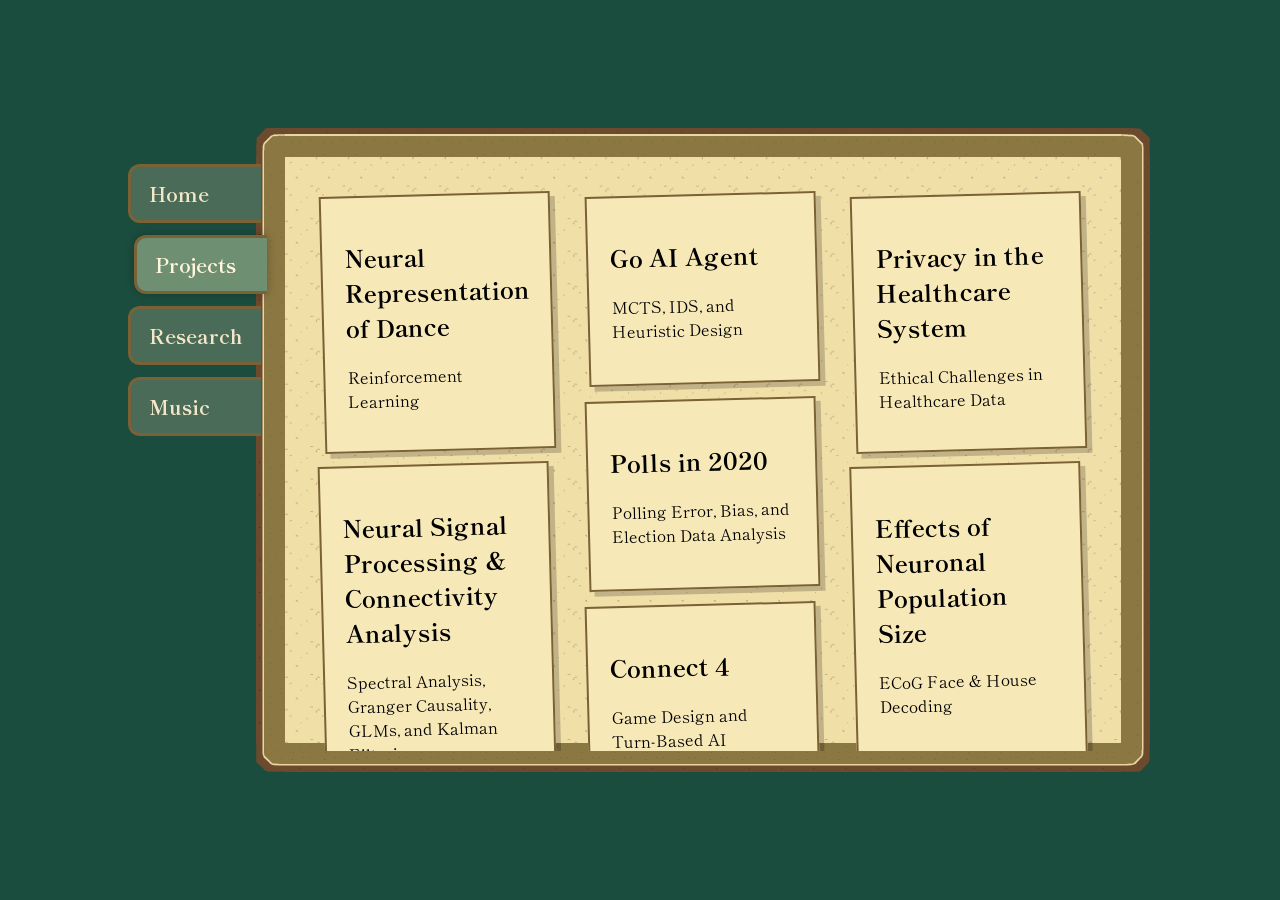
<file: projects.html>
<!DOCTYPE html>
<html>

<head>
    <meta charset="UTF-8">
    <meta name="viewport" content="width=device-width, initial-scale=1.0">
    <link rel="stylesheet" href="style.css">
    <title> Lyons' Personal Website </title>
    <link rel="preconnect" href="https://fonts.googleapis.com">
    <link rel="preconnect" href="https://fonts.gstatic.com" crossorigin>
    <link href="https://fonts.googleapis.com/css2?family=Shippori+Mincho:wght@400;500;600;700&display=swap" rel="stylesheet">
</head>

<body data-page="projects">
    <div class="page">
        <nav class="side-tabs">
            <a href="index.html" data-page="home">Home</a>
            <a href="projects.html" data-page="projects">Projects</a>
            <a href="research.html" data-page="research">Research</a>
            <a href="music.html" data-page="music">Music</a>
        </nav>
        <div class="board">
            <div class="page-sheet projects">
                <!-- Each project-card + project-dialog together makes up one project -->
                <div class="project-card" data-dialog="dance-dialog">
                    <h2> Neural Representation of Dance </h2>
                    <p> Reinforcement Learning </p>
                </div>

                <dialog class="project-dialog" id="dance-dialog">
                    <button class="close-button">X</button>

                    <h1 style="text-align: center"> Neural Representation of Dance </h1>
                    <h4 style="text-align: center"> Final Project for NEUR1660: Neural Computation in Learning and
                        Decision Making </h4>
                    <hr class="custom-divider">

                    <h4 style="margin-bottom: 15px;"> Abstract: </h4>
                    <p style="margin-top: 0px;">
                        This project explores how reinforcement learning can model aspects of human dance learning.
                        Using Q-learning, we trained an agent to learn a fixed choreography sequence through trial and
                        error, integrating rhythm, movement memory, and feedback.
                        We compared multiple reward structures and state representations to investigate how sequencing,
                        timing, and intermediate feedback influence the learning of complex dance patterns.
                    </p>

                    <h4 style="margin-bottom:15px">Key Results:</h4>
                    <ul style="margin-top:0px">
                        <li>Chunked/curriculum learning dramatically outperformed sparse reward learning for
                            choreography acquisition</li>
                        <li>Intermediate feedback was critical for learning long movement sequences effectively</li>
                        <li>Models with explicit sequence-position memory consistently outperformed rhythm-only state
                            representations</li>
                    </ul>
                    <p>
                        To summarize: these results suggest that both reward structure and state representation strongly
                        influence an agents' ability to learn sequential choreography. While reinforcement learning was
                        effective for reproducing fixed movement patterns,
                        the project also highlighted important limitations in modeling the creativity, flexibility, and
                        embodiment involved in real human dance learning.
                    </p>
                    <img src="assets/rewardstructures.png" alt="Comparison of Reward Structures" width="100%"
                        style="max-width:700px; height:auto; display:block; margin:auto;">
                    <p>
                        <strong>Figure 1: </strong>Comparison of reward structures during choreography learning.
                        The chunked/curriculum model steadily improved and eventually mastered the full 32-move
                        sequence, while sparse reward and random baseline models showed little learning.
                    </p>
                    <img src="assets/memorizationvschunked.jpg"
                        alt="Comparison of performance of Memorization vs Chunked Learning" width="100%"
                        style="max-width:700px; height:auto; display:block; margin:auto;">
                    <p>
                        <strong>Figure 2: </strong>Comparison of the two strongest learning approaches.
                        Both memorization and chunked/curriculum learning achieved full-sequence mastery, though
                        curriculum learning progressed more gradually through smaller movement sections.
                    </p>
                    <iframe src="assets/NEUR1660_final_presentation.pdf" width="100%" height="400px"
                        style="max-width:700px; display:block; margin:auto; margin-bottom: 20px;"
                        title="NEUR1660 Final Presentation">
                        Your browser does not support PDFs. Use the link below to download and view the report.
                    </iframe>
                    <div class="projside">
                        <iframe src="assets/NEUR1660_Paper.pdf" class="pdf-sizing-paper" title="NEUR1660 Final Paper">
                            Your browser does not support PDFs. Use the link below to download and view the report.
                        </iframe>
                        <div class="projlinks">
                            <h4 style="margin-bottom: 5px">Links: </h4>
                            <a href="assets/NEUR1660_Paper.pdf" target="_blank">Read Full Paper</a>
                            <a href="assets/NEUR1660_final_presentation.pdf" target="_blank">Read Group Presentation</a>
                            <h4 style="margin-bottom: 5px">Methods & Tools: </h4>
                            <ul style="margin-top: 0px">
                                <li>MATLAB </li>
                                <li>Q-learning</li>
                                <li>Reinforcement Learning</li>
                                <li>Data Visualization</li>
                                <li>Sequential Decision Modeling</li>
                            </ul>
                        </div>
                    </div>
                </dialog>

                <!-- start of next project-card + project-dialog -->
                <div class="project-card" data-dialog="go-agent-dialog">
                    <h2> Go AI Agent </h2>
                    <p> MCTS, IDS, and Heuristic Design </p>
                </div>

                <dialog class="project-dialog" id="go-agent-dialog">
                    <button class="close-button">X</button>

                    <h1 style="text-align: center;"> Go AI Agent </h1>
                    <h4 style="text-align: center"> Final Project for CSCI0410: Foundations of AI & Machine Learning
                    </h4>
                    <hr class="custom-divider">
                    <h4 style="margin-bottom: 15px;"> Abstract: </h4>
                    <p style="margin-top: 0px;">
                        This project explored artificial intelligence strategies for playing 5x5 Go under strict time
                        constraints. I implemented and compared multiple search-based agents, including Minimax,
                        Alpha-Beta Pruning, Iterative Deepening Search (IDS), and Monte Carlo Tree Search (MCTS), before
                        developing a hybrid agent that combined adversarial search with probabilistic exploration. The
                        project investigated how different search strategies balance computational efficiency, board
                        evaluation quality, and decision-making under limited time budgets.
                    </p>

                    <h4 style="margin-bottom: 15px;">Hybrid Agent Design</h4>
                    <p style="margin-top: 0px;">
                        The final agent used a hybrid strategy that adapted to different stages of the game. During the
                        opening, the agent prioritized center control to establish strong early influence while avoiding
                        unnecessary search during the highest-branching portion of the game. This opening strategy was
                        inspired by
                        5x5 Go analysis from <a href="https://senseis.xmp.net/?5x5Board">Sensei's Library</a>.
                    </p>
                    <p>
                        In the early and middle game, the agent relied on <a
                            href="https://en.wikipedia.org/wiki/Monte_Carlo_tree_search">Monte Carlo Tree Search
                            (MCTS)</a>, which explored
                        possible outcomes through probabilistic simulations rather than depending entirely on heuristic
                        evaluation. In the late game, when fewer legal actions remained (< 10), the agent switched to <a
                            href="https://en.wikipedia.org/wiki/Iterative_deepening_depth-first_search">Iterative
                            Deepening Search (IDS)</a>, allowing deeper tactical evaluation of more developed
                            board states. </p>
                    <p>
                        This hybrid design combined the strengths of both approaches: broad exploration during
                        complex early-game positions and more precise more precise heuristic-guided evaluation during
                        the late game.
                    </p>
                    <h4 style="margin-bottom: 15px;">Heuristic Design</h4>
                    <p style="margin-top: 0px;">
                        The heuristic evaluation function estimated board strength using both stone count and
                        controlled territory. Existing stones on the board were weighted heavily because they
                        represented secured points and stable board presence.
                    </p>
                    <p>
                        To evaluate territory, the agent searched for connected empty regions using a <a
                            href="https://en.wikipedia.org/wiki/Flood_fill">flood-fill
                            algorithm</a>. The algorithm iterated across the board and expanded through neighboring
                        empty intersections to identify contiguous empty regions. During the search, the agent
                        tracked which player's stones bordered each region. If a region was completely
                        surrounded by only one player, the region was counted as controlled territory and added
                        to that player's score. This territory evaluation strategy was inspired by traditional
                        Go scoring principles described by the <a
                            href="https://www.pandanet.co.jp/English/learning_go/learning_go_4">Pandanet Go Guide</a>
                        .
                    </p>
                    <p>
                        The final heuristic combined weighted stone count and territorial control into a single
                        evaluation score representing overall board strength. Positive scores favored black,
                        while negative scores favored white. Territorial regions were weighted less heavily than
                        placed stones because territory can still be invaded or reduced later in the game.
                    </p>
                    <h4 style="margin-bottom: 15px;"> Results: </h4>
                    <p style="margin-top: 0px;">
                        The hybrid agent performed competitively under tournament evaluation by combining probabilistic
                        exploration during the early game with deeper heuristic-guided evaluation in the late game.
                        Iterative Deepening Search consistently outperformed standard Monte Carlo Tree Search in many
                        local tests, largely because heuristic evaluation was more computationally efficient than
                        repeated Monte Carlo rollouts under strict time constraints.
                    </p>
                    <p>
                        Interestingly, the Greedy agent also performed competitively against several stronger
                        search-based agents. On a small 5x5 board, immediate positional advantages and local captures
                        can already provide strong short-term evaluations, allowing simpler heuristic-based decision
                        making to remain surprisingly effective despite limited lookahead.
                    </p>
                    <p>
                        Although the hybrid model sometimes underperformed locally due to rollout speed limitations, it
                        achieved the strongest overall performance on the Gradescope autograder evaluation. This
                        suggests that the hybrid approach was able to balance exploration and tactical evaluation
                        effectively under the official testing environment and time controls.
                    </p>
                    <p>
                        One major limitation of the project was runtime performance. Because the implementation used a
                        <a href="https://github.com/pygame/pygame">PyGame/PyGo-based environment</a>, Monte Carlo
                        rollouts were relatively slow, causing MCTS to
                        occasionally exceed time limits and forfeit games. As a result, some tournament outcomes likely
                        reflected both strategic strength and computational efficiency rather than pure gameplay
                        quality.
                    </p>
                    <img src="assets/agentwr-heatmap.png" alt="Agent win-rate heatmap" width="100%"
                        style="max-width:700px; height:auto; display:block; margin:auto;">
                    <p>
                        <strong>Figure 1: </strong> Tournament win-rate heatmap comparing implemented agents across
                        local matchups. In this small local sample, the Greedy agent performed surprisingly well, likely
                        because immediate positional advantages are especially valuable on a 5x5 board. MCTS performed
                        poorly across matchups, likely due to slow rollout computation and time-limit issues.
                    </p>
                    <p>
                        Experiments with different MCTS exploration constants also demonstrated how
                        exploration-exploitation tradeoffs influenced search behavior and move selection. Lower
                        exploration constants caused the search to focus heavily on a smaller number of promising
                        actions, while higher values distributed simulations more broadly across the board.
                    </p>
                    <img src="assets/mcts-cvisit.png" alt="MCTS-CVisit graph" width="100%"
                        style="max-width:700px; height:auto; display:block; margin:auto;">
                    <p>
                        <strong>Figure 2: </strong> Distribution of MCTS visits across actions for different exploration
                        constants. Lower values of c encouraged exploitation, while larger values increased exploration
                        across available actions.
                    </p>
                    <h4 style="margin-bottom: 15px;"> Future Work: </h4>
                    <p style="margin-bottom: 0px;">
                        One possible extension would terminate flood-fill searches early when mixed-color borders
                        are detected, avoiding unnecessary exploration of regions that cannot contribute to
                        territory scoring.
                    </p>
                    <h4 style="margin-bottom: 5px">Links: </h4>
                    <a href="https://github.com/brown-cs410/final-project-lyons-wang-1" target="_blank"> Github
                        Repository</a>
                    <h4 style="margin-bottom: 5px">Methods & Tools: </h4>
                    <ul style="margin-top: 0px">
                        <li>Python </li>
                        <li>Minimax Search</li>
                        <li>Alpha-Beta Pruning</li>
                        <li>Iterative Deepening Search (IDS)</li>
                        <li>Monte Carlo Tree Search (MCTS)</li>
                        <li>Heuristic Evaluation Functions</li>
                        <li>Flood-Fill Territory Detection</li>
                        <li>Data Visualization</li>
                        <li>PyGame</li>
                    </ul>
                </dialog>

                <div class="project-card" data-dialog="privacy-dialog">
                    <h2>Privacy in the Healthcare System </h2>
                    <p>Ethical Challenges in Healthcare Data</p>
                </div>

                <dialog class="project-dialog" id="privacy-dialog">
                    <button class="close-button">X</button>

                    <h1 style="text-align: center;"> Privacy in the Healthcare System </h1>
                    <h4 style="text-align: center"> Final Project for CSCI1805: Computers, Freedom, and Privacy
                    </h4>
                    <hr class="custom-divider">
                    <h4 style="margin-bottom: 15px;"> Abstract: </h4>
                    <p style="margin-top: 0px">
                        This project examined how modern digital health technologies have outpaced traditional
                        healthcare privacy regulations such as HIPAA. Through analysis of legal frameworks,
                        cybersecurity risks, and ethical implications, the project explored how wearable devices,
                        telehealth platforms, and third-party health applications create new challenges for patient
                        privacy in the digital age.
                    </p>
                    <h4 style="margin-bottom: 15px;">Core Challenges</h4>
                    <ul style="margin-top: 0px;">
                        <li>HIPAA does not regulate many modern digital health platforms</li>
                        <li>Healthcare data breaches have sharply increased in the digital era</li>
                        <li>Third-party apps and wearables collect sensitive patient data with limited oversight</li>
                        <li>Fragmented state and federal laws create regulatory complexity</li>
                    </ul>
                    <h4 style="margin-bottom: 15px;">Ethical Concerns</h4>
                    <ul style="margin-top: 0px;">
                        <li>Risk of re-identification from “anonymous” datasets</li>
                        <li>Commercial exploitation of patient data</li>
                        <li>Threats to patient autonomy and confidentiality</li>
                        <li>Disproportionate harm to vulnerable populations</li>
                    </ul>
                    <h4 style="margin-bottom: 15px;">Policy Recommendations</h4>
                    <ul style="margin-top: 0px;">
                        <li>Expand FTC oversight of digital health technologies</li>
                        <li>Establish national privacy and cybersecurity standards</li>
                        <li>Limit third-party data sharing and commercialization</li>
                        <li>Create certification and accountability frameworks</li>
                    </ul>

                    <iframe src="assets/CSCI1805_poster.pdf" width="100%" height="400px"
                        style="max-width:700px; display:block; margin:auto; margin-bottom: 20px;"
                        title="CSCI1805 Final Presentation">
                        Your browser does not support PDFs. Use the link below to download and view the report.
                    </iframe>
                    <div class="projside">
                        <iframe src="assets/CSCI1805_research_outline.pdf" class="pdf-sizing-paper"
                            title="CSCI1805 Research Outline">
                            Your browser does not support PDFs. Use the link below to download and view the report.
                        </iframe>
                        <div class="projlinks">
                            <h4 style="margin-bottom: 5px">Links: </h4>
                            <a href="assets/CSCI1805_research_outline.pdf" target="_blank">Read Full Research
                                Outline</a>
                            <a href="assets/CSCI1805_poster.pdf" target="_blank">Read Group Poster</a>
                            <h4 style="margin-bottom: 5px">Methods & Tools: </h4>
                            <ul style="margin-top: 0px">
                                <li>Healthcare Privacy Law (HIPAA)</li>
                                <li>Policy and Regulatory Analysis</li>
                                <li>Literature Review</li>
                            </ul>
                        </div>
                    </div>
                </dialog>

                <div class="project-card" data-dialog="neur2110-dialog">
                    <h2> Neural Signal Processing & Connectivity Analysis </h2>
                    <p> Spectral Analysis, Granger Causality, GLMs, and Kalman Filtering </p>
                </div>

                <dialog class="project-dialog" id="neur2110-dialog">
                    <button class="close-button">X</button>

                    <h1 style="text-align: center">Neural Signal Processing & Connectivity Analysis </h1>
                    <h4 style="text-align: center">Final Exam for NEUR2110: Statistical Neuroscience</h4>
                    <hr class="custom-divider">
                    <h4 style="margin-bottom: 15px;"> Abstract: </h4>
                    <p style="margin-top: 0px">
                        This project explored a range of computational neuroscience methods for analyzing neural
                        signals, connectivity, and dynamical systems. Using stochastic process analysis, spectral
                        estimation, Granger causality, generalized linear models (GLMs), and Kalman filtering, the
                        project investigated how statistical and dynamical modeling techniques can be used to
                        characterize neural activity across both continuous and spike-train data.
                    </p>
                    <p>
                        Analyses included spectral coherence estimation, effective connectivity inference, point-process
                        modeling of neuronal spiking, and latent state estimation in Gaussian linear dynamical systems.
                        Together, these methods demonstrate how modern computational approaches can uncover structure,
                        information flow, and temporal dynamics in complex neural systems.
                    </p>
                    <h4 style="margin-bottom: 15px;"> Spectral & Connectivity Analysis: </h4>
                    <p style="margin-top: 0px">
                        I explored how spectral and connectivity-based methods can be used to characterize interactions
                        within multichannel neural systems. Multivariate autoregressive (VAR) modeling and multitaper
                        spectral estimation were used to analyze oscillatory structure, spectral power, coherence, and
                        directed information flow across neural channels.
                    </p>
                    <p>
                        VAR-based spectral estimates revealed prominent oscillatory peaks near 30 Hz across several
                        channels, while other channels exhibited slower low-frequency dynamics and broader spectral
                        structure. These results demonstrated how different neural populations can exhibit distinct
                        frequency-domain behavior despite belonging to the same overall network.
                    </p>
                    <img src="assets/VAR_power_spectra.png" alt="VAR power spectra" width="100%"
                        style="max-width:700px; height:auto; display:block; margin:auto;">
                    <p>
                        <strong>Figure 1: </strong>VAR-based spectral power estimates across neural channels revealed
                        distinct oscillatory and low-frequency activity patterns throughout the network.
                    </p>
                    <p>
                        Conditional Granger causality analysis further identified directed interactions between
                        channels, producing a sparser and more selective connectivity structure than pairwise coherence
                        alone. Strongest interactions were concentrated primarily within lower-frequency dynamics,
                        suggesting that slower oscillatory activity contributed substantially to directed information
                        flow across the network.
                    </p>
                    <img src="assets/granger_causality.png" alt="Grangery Causality Analysis" width="100%"
                        style="max-width:700px; height:auto; display:block; margin:auto;">
                    <p>
                        <strong>Figure 2: </strong>Conditional Granger causality analysis revealed directed information
                        flow within the inferred neural network, highlighting selective causal interactions between
                        subsets of channels.
                    </p>
                    <h4 style="margin-bottom: 15px;"> Spike Train Modeling: </h4>
                    <p style="margin-top: 0px">
                        Point-process generalized linear models (GLMs) were used to characterize temporal interactions
                        between neurons using spike train data. Auto-history and cross-history filters were constructed
                        using raised-cosine basis functions, allowing neuronal firing probability to be modeled as a
                        function of both intrinsic spiking history and activity from other neurons.
                    </p>
                    <p>
                        Bootstrap confidence intervals were then used to evaluate the statistical significance of
                        inferred temporal coupling. The resulting cross-history filter demonstrated a significant
                        excitatory effect from one neuron onto another at short positive time lags, consistent with
                        directed statistical coupling within the modeled system.
                    </p>
                    <img src="assets/Cross-history_temp_filter.png"
                        alt="Cross-History Temporal Filter with Bootstrap Confidence Intervals" width="100%"
                        style="max-width:700px; height:auto; display:block; margin:auto;">
                    <p>
                        <strong>Figure 3: </strong>Estimated cross-history temporal filter with bootstrap confidence
                        intervals, demonstrating statistically significant directed coupling between neurons at short
                        positive time lags.
                    </p>
                    <h4 style="margin-bottom: 15px;"> State-Space Modeling & Kalman Filtering: </h4>
                    <p style="margin-top: 0px">
                        Gaussian linear dynamical systems and Kalman filtering were used to estimate latent neural
                        states from noisy observations. Model parameters were first estimated from training data before
                        recursive Bayesian filtering was applied to infer hidden system dynamics over time.
                    </p>
                    <p>
                        The inferred posterior trajectories closely tracked the true latent states, demonstrating how
                        Kalman filtering can effectively recover underlying neural dynamics from noisy measurements.
                    </p>
                    <img src="assets/Kalman_truevspostereriormeans.png" alt="Kalman Filtering" width="100%"
                        style="max-width:700px; height:auto; display:block; margin:auto;">
                    <p>
                        <strong>Figure 4:</strong> True latent states and Kalman-filtered posterior estimates over time,
                        demonstrating accurate reconstruction of hidden system dynamics from noisy observations.
                    </p>
                    <h4 style="margin-bottom: 5px">Links: </h4>
                    <a href="assets/Computational_Neuroscience_Analysis_Exercises.pdf" target="_blank">Computational
                        Neuroscience Analysis Exercises</a>
                    <h4 style="margin-bottom: 5px">Methods & Tools: </h4>
                    <ul style="margin-top: 0px">
                        <li>Python</li>
                        <li>Multitaper Spectral Analysis</li>
                        <li>VAR Modeling</li>
                        <li>Spectral Coherence</li>
                        <li>Granger Causality</li>
                        <li>Point-Process GLMs</li>
                        <li>Bootstrap Estimation</li>
                        <li>State-Space Modeling</li>
                        <li>Kalman Filtering</li>
                        <li>Neural Time-Series Analysis</li>
                        <li>Stochastic Processes</li>
                    </ul>
                </dialog>

                <div class="project-card" data-dialog="polls-dialog">
                    <h2> Polls in 2020 </h2>
                    <p> Polling Error, Bias, and Election Data Analysis </p>
                </div>

                <dialog class="project-dialog" id="polls-dialog">
                    <button class="close-button">X</button>

                    <h1 style="text-align: center;"> Polls in 2020 </h1>
                    <h4 style="text-align: center">Individual Data Project</h4>
                    <hr class="custom-divider">
                    <h4 style="margin-bottom: 15px;"> Abstract: </h4>
                    <p style="margin-top: 0px">
                        Polling error is often treated as random noise, but this project asks whether 2020 polling
                        misses followed structured patterns related to timing, partisanship, pollster quality, and
                        election-wide dynamics.
                    </p>
                    <h4 style="margin-bottom: 15px;">Key Findings:</h4>
                    <ul style="margin-top: 0px">
                        <li>Polling error was widely dispersed and not tightly centered around zero, suggesting
                            structured variation rather than simple random noise.</li>

                        <li>Polling error evolved systematically as Election Day approached, with late-campaign polls
                            exhibiting greater asymmetry and volatility.</li>

                        <li>Partisan-sponsored polls showed significantly different error distributions even after
                            accounting for campaign timing.</li>

                        <li>Higher-rated pollsters tended to underestimate outcomes on average, despite generally being
                            considered more reliable.</li>

                        <li>Pollster quality predicted the direction of polling error more strongly than the magnitude
                            of large polling misses.</li>
                    </ul>
                    <h4 style="margin-bottom: 15px;">Polling Error Over Time:</h4>

                    <p style="margin-top: 0px">
                        Polling error evolved systematically as Election Day approached rather than remaining stable
                        throughout the campaign. Late-campaign polls exhibited greater asymmetry and larger deviations,
                        suggesting that polling behavior changes over the course of an election cycle rather than simply
                        reflecting constant random variation.
                    </p>

                    <img src="assets/polling_error_over_time.png" alt="Polling Error Over Time" width="100%"
                        style="max-width:700px; height:auto; display:block; margin:auto;">

                    <p>
                        <strong>Figure 1:</strong> Polling error as a function of time until Election Day. Individual
                        points represent polls, while the LOESS-smoothed trend highlights systematic changes in polling
                        behavior across the campaign cycle.
                    </p>

                    <h4 style="margin-bottom: 15px;">Partisanship & Sponsorship:</h4>

                    <p style="margin-top: 0px">
                        Partisan and nonpartisan polls followed different timing patterns throughout the election cycle,
                        complicating direct comparisons of polling error. Nonpartisan polls clustered closer to Election
                        Day, while partisan-sponsored polls were distributed more evenly across the campaign.
                    </p>

                    <img src="assets/partisan_poll_timing.png" alt="Partisan Poll Timing" width="100%"
                        style="max-width:700px; height:auto; display:block; margin:auto;">

                    <p>
                        <strong>Figure 2:</strong> Kernel density estimates of poll timing by partisan sponsorship,
                        demonstrating that partisan and nonpartisan polls were conducted at systematically different
                        points in the campaign cycle.
                    </p>

                    <p>
                        Even after accounting for timing differences, polling error distributions varied substantially
                        between Democratic- and Republican-sponsored polls. Democratic-sponsored polls tended to exhibit
                        more positive signed error, while Republican-sponsored polls tended to exhibit more negative
                        signed error and were generally more accurate on average.
                    </p>

                    <img src="assets/partisanship_error_boxplot.png" alt="Partisan Polling Error" width="100%"
                        style="max-width:700px; height:auto; display:block; margin:auto;">

                    <p>
                        <strong>Figure 3:</strong> Distribution of signed polling error across Democratic- and
                        Republican-sponsored polls, demonstrating systematic differences in both error direction and
                        magnitude.
                    </p>

                    <h4 style="margin-bottom: 15px;">Pollster Quality Analysis:</h4>

                    <p style="margin-top: 0px">
                        Pollster quality was also associated with systematic differences in polling error. Surprisingly,
                        higher-rated pollsters did not simply produce errors closer to zero. Instead, higher pollster
                        ratings were associated with increasingly negative signed polling error on average.
                    </p>

                    <img src="assets/pollster_quality_regression.png" alt="Pollster Quality Regression" width="100%"
                        style="max-width:700px; height:auto; display:block; margin:auto;">

                    <p>
                        <strong>Figure 4:</strong> Relationship between pollster quality and signed polling error.
                        Higher-rated pollsters tended to underestimate outcomes on average, despite generally being
                        viewed as more reliable.
                    </p>

                    <p>
                        After controlling for campaign timing, partisan sponsorship, and sample size using OLS
                        regression, pollster quality still significantly predicted the direction of polling error.
                        However, this raised a broader question: were polling misses primarily driven by individual
                        pollster performance, or by election-wide dynamics affecting nearly all pollsters
                        simultaneously?
                    </p>

                    <p>
                        To investigate this, I removed race-level average polling error and examined whether
                        higher-rated pollsters still systematically differed from lower-rated pollsters within the same
                        races. Even after accounting for shared race-level effects, higher-rated pollsters continued to
                        exhibit more negative within-race polling error on average.
                    </p>

                    <img src="assets/within_race_error.png" alt="Within-Race Polling Error" width="100%"
                        style="max-width:700px; height:auto; display:block; margin:auto;">

                    <p>
                        <strong>Figure 5:</strong> Relationship between pollster quality and within-race polling error
                        after removing race-level average effects. The persistence of this pattern suggests that polling
                        error in 2020 reflected both pollster-specific tendencies and broader election-wide dynamics.
                    </p>
                    <h4 style="margin-bottom: 5px">Links: </h4>
                    <a href="https://drive.google.com/drive/folders/19U_GaOg3Rp7JqSNlrejURVyfDYAJP8pt?usp=sharing"
                        target="_blank">Google Drive Code</a> <br>
                    <a href="assets/why_did_polls_miss_slides.pdf" target="_blank">Read the Slides</a>
                    <h4 style="margin-bottom: 5px">Methods & Tools: </h4>
                    <ul style="margin-top: 0px">
                        <li>Python</li>
                        <li>Pandas</li>
                        <li>NumPy</li>
                        <li>Matplotlib</li>
                        <li>Seaborn</li>
                        <li>Statistical Modeling</li>
                        <li>OLS Regression</li>
                        <li>Quantile Regression</li>
                        <li>LOESS Smoothing</li>
                    </ul>
                </dialog>

                <div class="project-card" data-dialog="ecogneuron-dialog">
                    <h2>Effects of Neuronal Population Size</h2>
                    <p>ECoG Face & House Decoding</p>
                </div>
                <dialog class="project-dialog" id="ecogneuron-dialog">
                    <button class="close-button">X</button>
                    <h1 style="text-align: center;"> Scaling Effects of Neuronal Population Size on ECoG-Based House &
                        Face Decoding </h1>
                    <h4 style="text-align: center;">Final Project for NEUR0680: Introduction to Computational
                        Neuroscience</h4>
                    <hr class="custom-divider">
                    <h4 style="margin-bottom: 15px;"> Abstract: </h4>
                    <p style="margin-top: 0px">
                        This project explored how neuronal population size influences the decoding of visual stimuli
                        using electrocorticography (ECoG) data. Using broadband neural activity recorded from human
                        ventral temporal cortex, we analyzed category-selective responses to faces and houses across
                        implanted electrodes. We then simulated reductions in neuronal population size by lesioning
                        subsets of channels to examine how response strength and interpretability changed as spatial
                        resolution decreased. The project replicated several findings from prior literature regarding
                        face- and house-selective activity, while also revealing challenges in quantitatively linking
                        electrode-level activity to decoding accuracy. Overall, the project combined signal processing,
                        neural data analysis, and computational neuroscience methods to investigate how distributed
                        cortical populations contribute to visual perception.
                    </p>

                    <h4 style="margin-bottom: 15px;"> Key Results: </h4>
                    <ul>
                        <li>Successfully identified face-selective and house-selective electrode responses using
                            broadband ECoG activity</li>
                        <li>Lesioning selective channels substantially reduced response magnitude and disrupted
                            interpretable category-specific activity patterns</li>
                        <li>Heatmap visualizations revealed consistent trial-by-trial temporal dynamics across selective
                            electrodes</li>
                        <li>The project highlighted the importance of careful electrode selection and preprocessing when
                            interpreting population-level neural decoding</li>
                    </ul>
                    <p>
                        To summarize: the results suggest that distributed neuronal populations play a critical role
                        in visual category representation, while also demonstrating the challenges of scaling
                        electrode-level analyses into quantitative decoding models.
                    </p>
                    <img src="assets/ecogchannels.png" alt="ECoG channel responses during face and house trials"
                        width="100%" style="max-width:900px; height:auto; display:block; margin:auto;">

                    <p>
                        <strong>Figure 1:</strong> Averaged broadband neural responses across 50 ECoG channels during
                        face and house presentation trials. Strong category-selective responses emerged primarily in
                        channels 42-47, suggesting localized face- and house-selective activity within ventral temporal
                        cortex.
                    </p>
                    <img src="assets/ecogheatmap.png" alt="Heatmap of trial-by-trial broadband neural activity"
                        width="100%" style="max-width:800px; height:auto; display:block; margin:auto;">

                    <p>
                        <strong>Figure 2:</strong> Trial-by-trial heatmap visualization of broadband neural activity
                        aligned to stimulus onset. Increased activity following stimulus presentation demonstrates
                        consistent temporal response dynamics across selective electrodes.
                    </p>
                    <iframe src="assets/ecogpresentation.pdf" width="100%" height="400px"
                        style="max-width:700px; display:block; margin:auto; margin-bottom: 20px;"
                        title="NEUR1660 Final Presentation">
                        Your browser does not support PDFs. Use the link below to download and view the report.
                    </iframe>
                    <div class="projside">
                        <iframe src="assets/NEUR0680_proj_abstract.pdf" class="pdf-sizing-paper"
                            title="ECoG Project Abstract">
                            Your browser does not support PDFs. Use the link below to download and view the report.
                        </iframe>
                        <div class="projlinks">
                            <h4 style="margin-bottom: 5px">Links: </h4>
                            <a href="https://drive.google.com/drive/folders/1bDu9bE9JNI7vjG1lbw6CBxSgcCvwbZkh?usp=drive_link"
                                target="_blank">Google Drive Code</a>
                            <a href="assets/ecogpresentation.pdf" target="_blank">Read the Slides</a>
                            <a href="assets/NEUR0680_proj_abstract.pdf" target="_blank">Read the Abstract</a>
                            <h4 style="margin-bottom: 5px">Methods & Tools: </h4>
                            <ul style="margin-top: 0px">
                                <li>Python</li>
                                <li>NumPy</li>
                                <li>SciPy</li>
                                <li>Matplotlib</li>
                                <li>ECoG Signal Processing</li>
                                <li>Broadband Power Analysis</li>
                                <li>Epoch Extraction</li>
                                <li>Neural Data Visualization</li>
                            </ul>
                        </div>
                </dialog>

                <div class="project-card" data-dialog="decisiontree-dialog">
                    <h2> Decision Tree Classifier</h2>
                    <p>Recursive Classification</p>
                </div>

                <dialog class="project-dialog" id="decisiontree-dialog">
                    <button class="close-button">X</button>
                    <h1 style="text-align: center;">Decision Tree </h1>
                    <h4 style="text-align: center;">Project for CSCI0200: Program Design with Data Structures &
                        Algorithms</h4>
                    <hr class="custom-divider">
                    <h4 style="margin-bottom: 15px;"> Abstract: </h4>
                    <p style="margin-top: 0px">
                        This project implemented a decision tree classifier in Java using recursive tree construction.
                        The model takes in CSV datasets, selects attributes to split on, builds internal attribute nodes
                        and decision leaves, and recursively traverses the resulting tree to classify new data. The
                        project focused on understanding supervised learning from the ground up by implementing the core
                        data structures and logic behind a simple interpretable classifier.
                    </p>
                    <h4 style="margin-bottom: 15px;">Tree Structure & Classification:</h4>

                    <p style="margin-top: 0px">
                        The classifier represents each decision point as an attribute node, where outgoing edges
                        correspond to possible values of the selected attribute. Each edge leads either to another
                        attribute node or
                        to a decision leaf containing the final predicted outcome. Each decision point is represented as
                        an
                        attribute node, where outgoing edges correspond to
                        possible values of that attribute. Each edge leads either to another attribute node or to a
                        decision leaf containing the final predicted outcome.
                    </p>
                    <p>
                        During classification, a new row is passed through the tree recursively. At each attribute node,
                        the classifier checks the row's value for the selected attribute and follows the matching edge.
                        If no matching edge is found, the tree returns a default prediction based on the most common
                        outcome in the training data.
                    </p>
                    <h4 style="margin-bottom: 15px;">Dataset Processing:</h4>
                    <p style="margin-top: 0px">
                        The dataset class handled the core preprocessing logic needed to build the tree. It identified
                        possible values for each attribute, split rows into smaller subsets based on attribute values,
                        removed attributes after they were used for splitting, and calculated default predictions from
                        the most common target value.
                    </p>
                    <p>
                        This project emphasized object-oriented design, recursive algorithms, and the fundamentals of
                        supervised learning by building the structure of a decision tree classifier from scratch.
                    </p>

                    <h4 style="margin-bottom: 5px">Links: </h4>
                    <a href="https://github.com/lyons-wang/decision-tree" target="_blank">Github Repo</a> <br>
                    <h4 style="margin-bottom: 5px">Methods & Tools: </h4>
                    <ul style="margin-top: 0px">
                        <li>Java</li>
                        <li>Decision Trees</li>
                        <li>Object-Oriented Programming</li>
                        <li>Recursive Algorithms</li>
                        <li>CSV Data Processing</li>
                    </ul>
                </dialog>

                <div class="project-card" data-dialog="minimax-dialog">
                    <h2> Connect 4</h2>
                    <p>Game Design and Turn-Based AI</p>
                </div>

                <dialog class="project-dialog" id="minimax-dialog">
                    <button class="close-button">X</button>
                    <h1 style="text-align: center;">Connect 4 Minimax Algorithm </h1>
                    <h4 style="text-align: center;">Final Project for CSCI0170: CS-An Integrated Introduction</h4>
                    <hr class="custom-divider">
                    <h4 style="margin-bottom: 15px;">Abstract:</h4>

                    <p style="margin-top: 0px">
                        This project was developed during my first computer science course and focused on building a
                        playable Connect 4 game with both human and AI-controlled players. I emphasized
                        foundational programming concepts including game state management, turn-based logic,
                        abstraction, and object-oriented design.
                    </p>

                    <h4 style="margin-bottom: 15px;">Game Logic & AI:</h4>
                    <p style="margin-top: 0px">
                        The game implemented core Connect 4 mechanics including move validation, win-state detection,
                        player turns, and board state updates. In addition to human-controlled gameplay, the project
                        also included simple AI player behavior capable of selecting moves automatically during play.
                    </p>
                    <p>
                        This project served as an introduction to algorithmic problem-solving and software design,
                        helping build the programming foundations used in later machine learning and data science
                        projects.
                    </p>

                    <h4 style="margin-bottom: 5px;">Links:</h4>
                    <a href="https://github.com/lyons-wang/connect4" target="_blank">Github Repo</a>

                    <h4 style="margin-bottom: 5px;">Methods & Tools:</h4>
                    <ul style="margin-top: 0px">
                        <li>Game Logic</li>
                        <li>Turn-Based Systems</li>
                        <li>Object-Oriented Programming</li>
                        <li>AI Player Design</li>
                        <li>Recursive Problem Solving</li>
                    </ul>
                </dialog>
            </div>
        </div>
    </div>
    <script src="script.js"></script>
</body>

</html>
</file>
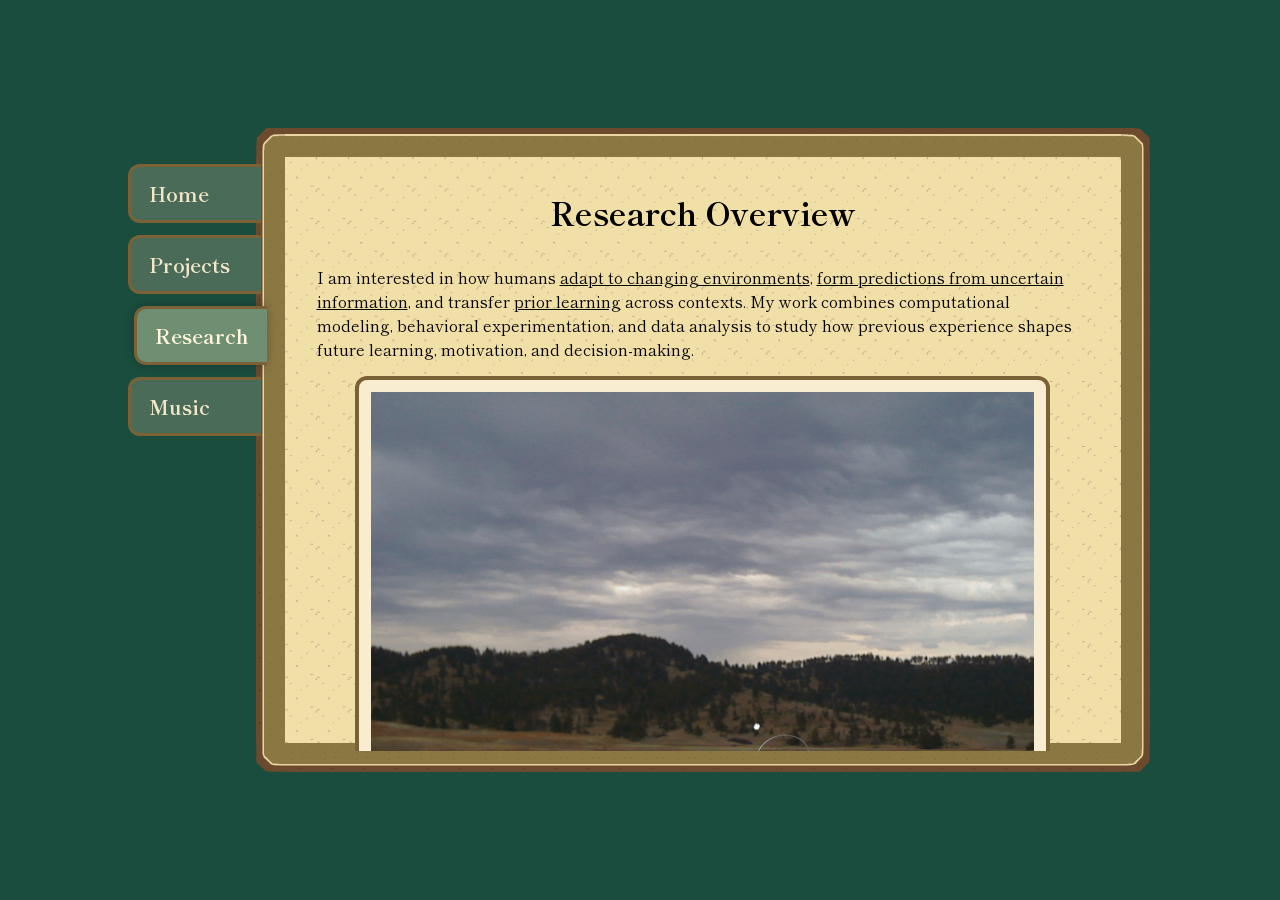
<file: research.html>
<!DOCTYPE html>
<html>

<head>
    <meta charset="UTF-8">
    <meta name="viewport" content="width=device-width, initial-scale=1.0">
    <link rel="stylesheet" href="style.css">
    <title> Lyons' Personal Website </title>
    <link rel="preconnect" href="https://fonts.googleapis.com">
    <link rel="preconnect" href="https://fonts.gstatic.com" crossorigin>
    <link href="https://fonts.googleapis.com/css2?family=Shippori+Mincho:wght@400;500;600;700&display=swap" rel="stylesheet">
</head>

<body data-page="research">
    <div class="page">
        <nav class="side-tabs">
            <a href="index.html" data-page="home">Home</a>
            <a href="projects.html" data-page="projects">Projects</a>
            <a href="research.html" data-page="research">Research</a>
            <a href="music.html" data-page="music">Music</a>
        </nav>
        <div class="board">
            <div class="page-sheet research">
                <h1 style="text-align: center; margin-bottom: 15px;">
                    Research Overview
                </h1>

                <p style="margin-top: 0px;">
                    I am interested in how humans <u>adapt to changing environments</u>,
                    <u>form predictions from uncertain information</u>, and transfer
                    <u>prior learning</u> across contexts. My work combines computational
                    modeling, behavioral experimentation, and data analysis to study how
                    previous experience shapes future learning, motivation, and
                    decision-making.
                </p>

                <img src="assets/instructions_drag_drop.gif" alt="Helicopter Task" class="research-figure">

                <p style="margin-top: 0px; margin-bottom: 15px;">
                    <strong>Figure 1:</strong> Example of the predictive inference task used
                    to study how humans learn and adapt in changing environments.
                    Participants position a bucket where they believe the next bag will
                    fall based on previous observations.
                </p>
                <hr class="custom-divider">
                <h2 style="margin-top: 0px;"> Current Focus: Temporal Structure Learning</h2>
                <h3 style="margin-bottom: 5px;">Main Goal </h3>
                <p style="margin-top: 0px;">
                    To understand how prior experience influences human learning and
                    decision-making in changing environments, and how people adapt when
                    uncertainty reflects either meaningful change or random noise.
                </p>
                <h3 style="margin-bottom: 5px;">Learning in Uncertain Environments</h3>
                <p style="margin-top: 0px;">
                    My current research focuses on
                    <strong>temporal structure learning</strong>: how humans adapt their
                    learning strategies in environments with different forms of uncertainty.
                    <br><br>
                    Recent work by <a href="#relevant-readings">Bakst & McGuire (2023)</a> suggests that prior learning experience
                    can bias how humans interpret future outcomes across changing environments. Participants
                    exposed to highly volatile environments often continued to over-update
                    their beliefs even after transitioning into environments where surprising
                    outcomes should largely be ignored.
                    <br><br>
                    Building upon this work, I am investigating how prior experience influences
                    learning behavior across <u>changepoint</u> and <u>oddball</u>
                    environments, where surprising outcomes may either signal meaningful
                    environmental change or random noise.
                    <br><br>
                    This work is additionally informed by computational models of temporal
                    structure learning developed by <a href="#relevant-readings">Razmi et al. (2026)</a>, which model
                    environmental structure as inference over the hyperparameters of a
                    generative process.
                </p>
                <img src="assets/pHDP.png" alt="Generative Model for Temporal Structure Learning"
                    class="research-figure">
                <p style="margin-top: 0px; margin-bottom: 15px;">
                    <strong>Figure 2:</strong> Generative structures from <a href="#relevant-readings">Razmi et al. (2026)</a>
                    illustrating changepoint, oddball, reversal, and sequence-like
                    environments. The persistent hierarchical Dirichlet process (pHDP)
                    models how different transition structures can emerge from distinct
                    hyperparameter configurations governing persistence, volatility,
                    and environmental uncertainty.
                </p>
                <hr class="custom-divider">
                <h2 style="margin-top: 0px;">The Role of Prediction Error</h2>
                <p style="margin-top: 0px;">
                    A central component of adaptive learning is
                    <strong>prediction error</strong>: the difference between an expected
                    outcome and the outcome that is actually observed.
                    <br><br>
                    In changepoint environments, large prediction errors often indicate that
                    the environment itself has changed and beliefs should be updated rapidly.
                    In oddball environments, however, surprising outcomes are more likely to
                    reflect noise and should not strongly influence future predictions.
                    <br><br>
                    My work examines how humans distinguish between these forms of
                    uncertainty and how prior learning history biases future belief updating.
                </p>
                <img src="assets/instructions_PE.gif" alt="Prediction Error Example" class="research-figure">
                <p style="margin-top: 0px; margin-bottom: 15px;">
                    <strong>Figure 3:</strong> Example of prediction error during the task (shown in <span style="color: red;">red</span>).
                    Participants continuously update beliefs based on the discrepancy between
                    expected and observed outcomes.
                </p>
                <hr class="custom-divider">
                <h2 style="margin-top: 0px;">Pipeline</h2>
                <ul style="margin-top: 0px; line-height: 1.8;">
                    <li>Develop online predictive inference tasks in JavaScript</li>
                    <li>Host experiments using JATOS and recruit participants through Prolific</li>
                    <li>Compare learning across changepoint and oddball environments</li>
                    <li>Manipulate participant expectations using instructed reset conditions</li>
                    <li>Process behavioral data using Python and MATLAB</li>
                    <li>Analyze learning rates, prediction errors, and order effects</li>
                    <li>Compare participant behavior against probabilistic computational models</li>
                </ul>
                <hr class="custom-divider">
                <h2 style="margin-top: 0px;">Research Portfolio</h2>
                <h3 style="margin-top: 0px;">My Work</h3>
                <div class="paper-list">
                <a class="paper-entry" href="assets/poster_summer_symposium_2026.pdf" target="_blank">
                    <strong>Prior Experience Shapes Learning Across Changing Environments</strong><br>
                    <em>Poster Presentation</em><br>
                    Brown Summer Research Symposium • August 2026
                </a>

                <h3 style="margin-top: 0px;">Relevant Readings</h3>
                <div class="paper-list" id="relevant-readings">
                    <a class="paper-entry" href="https://www.sciencedirect.com/science/article/pii/S0010027722003328?ref=pdf_download&fr=RR-2&rr=9e85c315aa720ee6" target="_blank">
                        <strong>Bakst & McGuire (2023)</strong><br>
                        <em>Experience-driven recalibration of learning from surprising events.</em><br>
                        Cognition, 232, 105343.
                    </a>
                    <a class="paper-entry" href="https://journals.plos.org/ploscompbiol/article?id=10.1371/journal.pcbi.1007963" target="_blank">
                        <strong>Piray & Daw (2020)</strong><br>
                        <em>A simple model for learning in volatile environments.</em><br>
                        PLoS Computational Biology, 16(7), e1007963.
                    </a>
                    <a class="paper-entry" href="https://www.nature.com/articles/nn1954" target="_blank">
                        <strong>Behrens et al. (2007)</strong><br>
                        <em>Learning the value of information in an uncertain world.</em><br>
                        Nature Neuroscience, 10(9), 1214-1221.
                    </a>
                    <a class="paper-entry" href="https://www.biorxiv.org/content/10.64898/2026.01.10.698785v1" target="_blank">
                        <strong>Razmi et al. (2026)</strong><br>
                        <em>A normative account of human temporal structure learning.</em><br>
                        bioRxiv.
                    </a>
                </div>
            </div>
        </div>
    </div>
    <script src="script.js"></script>
</body>
</html>
</file>
<file: style.css>
body,
html {
  margin: 0;
  padding: 0;
  min-height: 100vh;
  scroll-behavior: smooth;
}

body {
  font-family: "Shippori Mincho", serif;
  background-color: #1B4D3E;
  display: flex;
  justify-content: center;
  align-items: center;
  font-weight: 400;
  font-style: normal;
}

.custom-divider {
  border: none; /* removing the default border */
  height: 2px;
  background-color: #007550;
  margin: 20px 0;
  border-radius: 10px;
}

.board {
  width: min(900px, 85vw);
  height: min(650px, 85vh);
  overflow: hidden;
  margin: 50px auto;

  /* Created a 384 x 384 pixel art image that can be tiled.*/
  border: 24px solid transparent;
  border-image-source: url("assets/bulletin-board.png");
  border-image-slice: 128 fill;
  border-image-width: 32px;
  border-image-repeat: round;

  box-sizing: border-box;
  display: flex;
}

/*content inside the board*/
.page-sheet {
  width: 100%;
  height: 100%;
  overflow-y: hidden;
  padding: 0px;
  box-sizing: border-box;

  animation: slideInFromRight 0.35s ease;
  display: flex;
  flex-direction: column;
  align-items: center;
  justify-content: center;
}

.page-sheet.slide-out-left {
  animation: slideOutLeft 0.5s ease forwards;
}

@keyframes slideInFromRight {
  from {
    opacity: 0;
    transform: translateX(60px);
  }

  to {
    opacity: 1;
    transform: translateX(0);
  }
}

@keyframes slideOutLeft {
  from {
    opacity: 1;
    transform: translateX(0);
  }

  to {
    opacity: 0;
    transform: translateX(-100px);
  }
}

/* side-tabs + board */
.page {
  display: flex;
  align-items: center;
  justify-content: flex-start;
  gap: 0;
}

.side-tabs {
  display: flex;
  flex-direction: column;
  gap: 12px;
  margin-right: -8px;
  z-index: 2;
  position: relative;
  margin-top: -300px;
}

.side-tabs a {
  background-color: #4A6B57;
  color: #F3E7C9;
  text-decoration: none;

  padding: 12px 18px;
  border-radius: 12px 0 0 12px;

  font-size: 20px;
  font-weight: bold;

  border: 3px solid #7A6136;
  border-right: none;
}

.side-tabs a:hover {
  background-color: #5B7D69;
}

/*when a tab is active, pull the tab out by transforming it to the right*/
.side-tabs a.active-tab {
  background-color: #6F8F72;
  color: #FFF6DD;
  transform: translateX(6px);
  box-shadow: 0 0 10px rgba(0, 0, 0, 0.25);
}

/* SPECIFIC PAGES */

/* Home Page/About Me */
.pfp {
  width: 200px;
  height: 200px;
  padding: 0;
  /* no padding for this */

  /* The frame for the profile picture*/
  border: 15px solid transparent;
  border-image-source: url("assets/bulletin-board.png");
  border-image-slice: 128;
  border-image-width: 15px;
  border-image-repeat: round;

  box-sizing: border-box;
  display: flex;
  justify-content: center;
  align-items: center;

  overflow: hidden;
  /* clip everything that goes over */
}

.pfp img {
  width: 320px;
  height: 320px;
  object-fit: cover;

  /* where my profile picture is located (left,right) and (top,down)*/
  object-position: center 65px;
}

.page-sheet.homepage {
  display: flex;
  flex-direction: column;
  align-items: center;
  gap: 30px;
}


/* specific to projects.html */

.page-sheet.projects {
  width: 100%;
  height: 100%;

  padding: 45px;
  box-sizing: border-box;
  overflow-y: auto;
  display: grid;
  grid-template-columns: repeat(auto-fit, minmax(220px, 1fr));
  gap: 70px 35px;

  align-items: start;
  /*Hide scroll bar depending on which browser you use */
  /*Chrome, Safari, and Opera*/
  ::-webkit-scrollbar {
    display: none;
  }
  /*IE, Edge*/
  -ms-overflow-style: none;
  /*Firefox*/
  scrollbar-width: none;
}


.project-card {
  width: 100%;
  min-height: 190px;

  background-color: #F7E8B8;

  padding: 22px;
  box-sizing: border-box;

  border: 2px solid #7A6136;

  box-shadow: 5px 5px 0 rgba(0,0,0,0.2);

  cursor: pointer;

  transition: 0.2s;

  transform: rotate(-1.5deg);
}
/* For the following -th child, every odd number represents the next card to manually change the margins with.
For example: 1st child is 1st card, 3rd child is the second card, etc.
Note: margins are higher on the y-axis than on the x-axis. */
.project-card:nth-child(1),
.project-card:nth-child(5) {
  margin-bottom: +10px;
}
.project-card:nth-child(9) {
  margin-top: -65px;
}
.project-card:nth-child(13) {
  margin-top: +90px;
}
.project-card:nth-child(15) {
  margin-top: -120px;
}

.project-dialog {
  width: min(750px, 80vw);
  height: min(550px, 80vh);

  padding: 35px;

  background-color: #F7E8B8;

  border: 4px solid #7A6136;

  box-shadow: 0 0 30px rgba(0,0,0,0.4);

  overflow-y: auto;

  position: relative;
}

.project-dialog[open] {
  animation: dialogPop 0.2s ease;
}

@keyframes dialogPop {
  from {
    opacity: 0;
    transform: scale(0.9);
  }

  to {
    opacity: 1;
    transform: scale(1);
  }
}

.project-dialog.closing {
  animation: dialogClose 0.2s ease-out forwards;
}

@keyframes dialogClose {
  from {
    opacity: 1;
    transform: scale(1);
  }

  to {
    opacity: 0;
    transform: scale(0.9);
  }
}

.project-dialog::backdrop {
  background: rgba(0,0,0,0.45);

  backdrop-filter: blur(2px);
}
.close-button {
  position: absolute;

  top: 15px;
  right: 15px;

  border: none;

  background: transparent;

  font-size: 28px;

  cursor: pointer;

  color: #5B3A1E;
}

.pdf-sizing-paper {
  width: 60%;
  height: 400px;
}
.projside {
  display: flex;
  gap: 30px;
  align-items: flex-start;
}
.projlinks {
  width: 30%;
  display:flex;
  flex-direction: column;
}

/* specific to research.html */
.page-sheet.research > * {
  margin-top: 0;
  margin-bottom: 0;
}
.page-sheet.research {
  width: 100%;
  height: 100%;
  box-sizing: border-box;
  overflow-y: auto;
  display: grid;
  padding: 40px;
  align-content: start;
  gap: 15px;
  /*Hide scroll bar depending on which browser you use */
  /*Chrome, Safari, and Opera*/
  ::-webkit-scrollbar {
    display: none;
  }
  /*IE, Edge*/
  -ms-overflow-style: none;
  /*Firefox*/
  scrollbar-width: none;
}

.research-figure {
  display: block;
  width: 90%;
  margin: 0 auto;
  padding: 12px;
  border: 4px solid #7A6136;
  border-radius: 12px;
  box-sizing: border-box;
  background: #f8edd0;
}
.paper-list {
  display: grid;
  gap: 12px;
}

.paper-entry {
  padding: 15px;
  border-left: 4px solid #7A6136;
  background: #f8edd0;
  border-radius: 8px;
  line-height: 1.5;
}
.paper-entry:hover {
  background-color: #f1d999;
  transform: translateY(-2px);
  box-shadow: 0 4px 10px rgba(0, 0, 0, 0.18);
  cursor: pointer;
}

/* specific to music.html */
</file>
